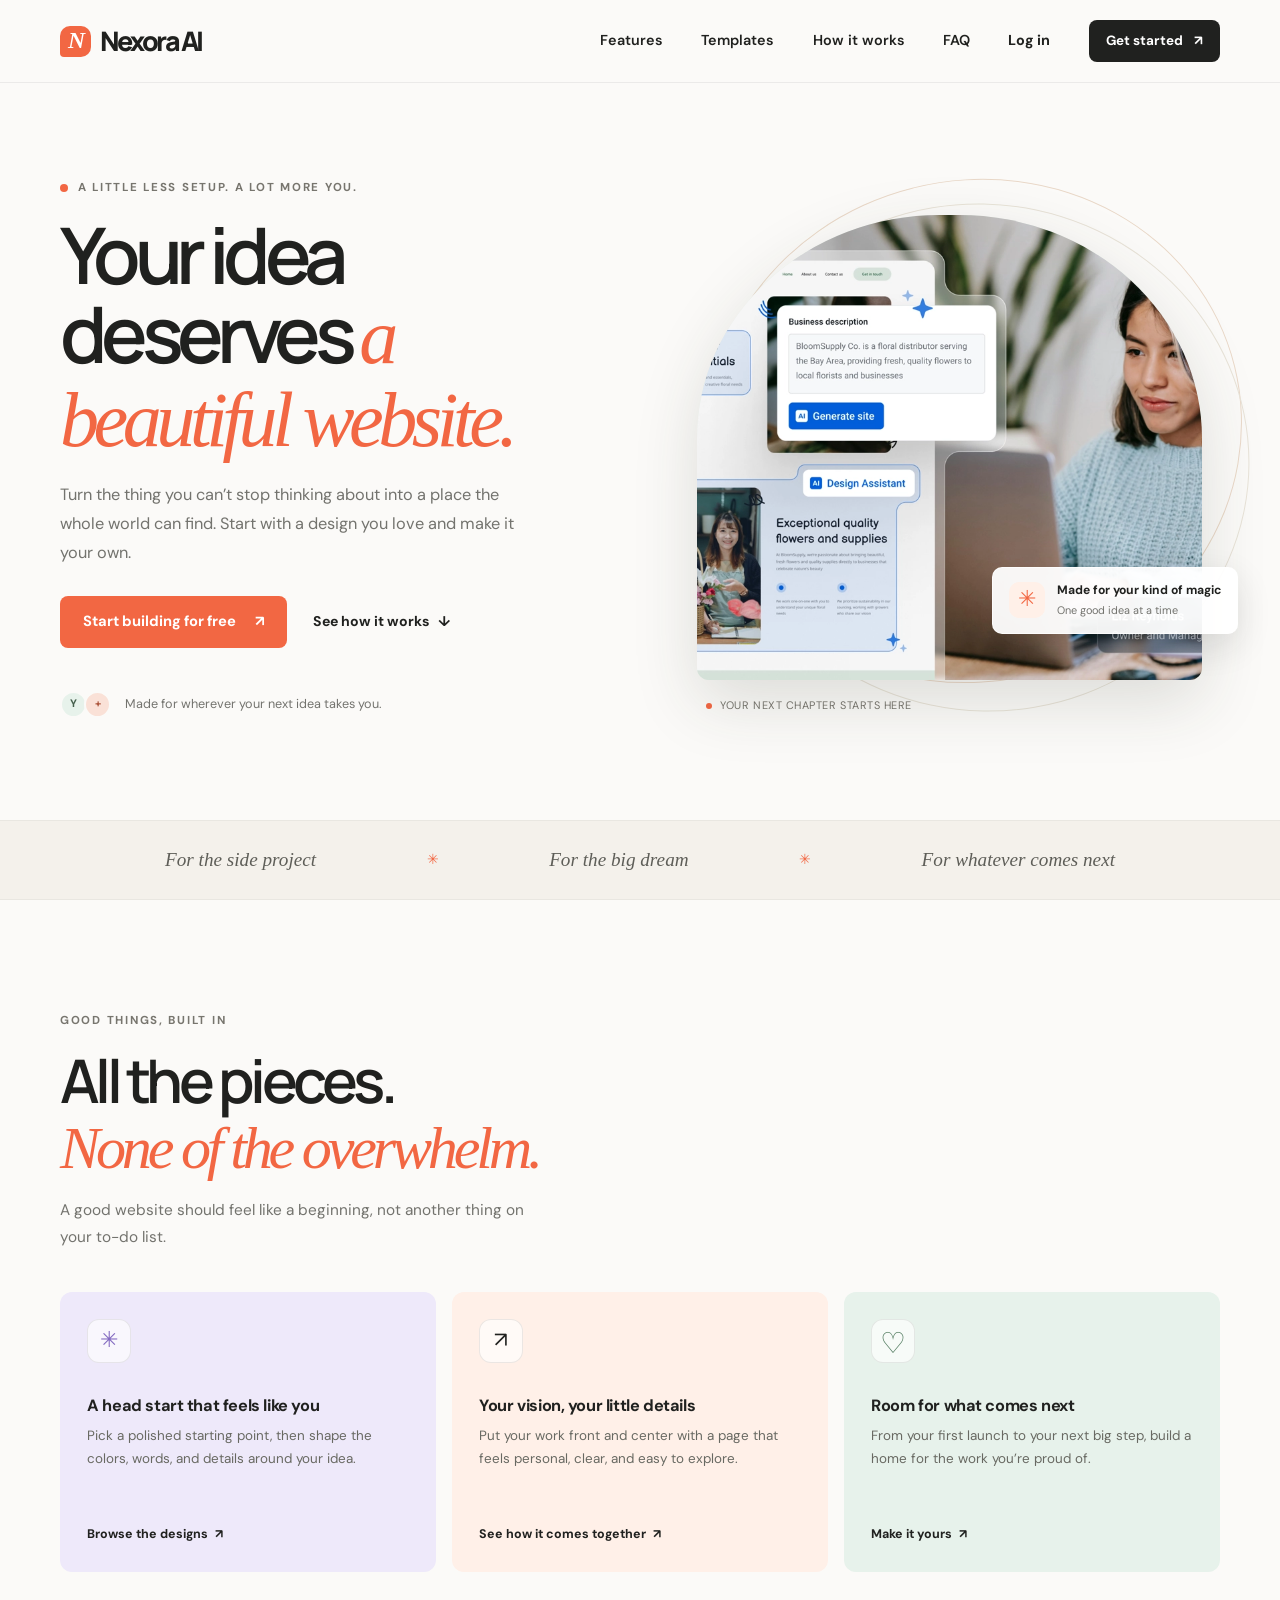
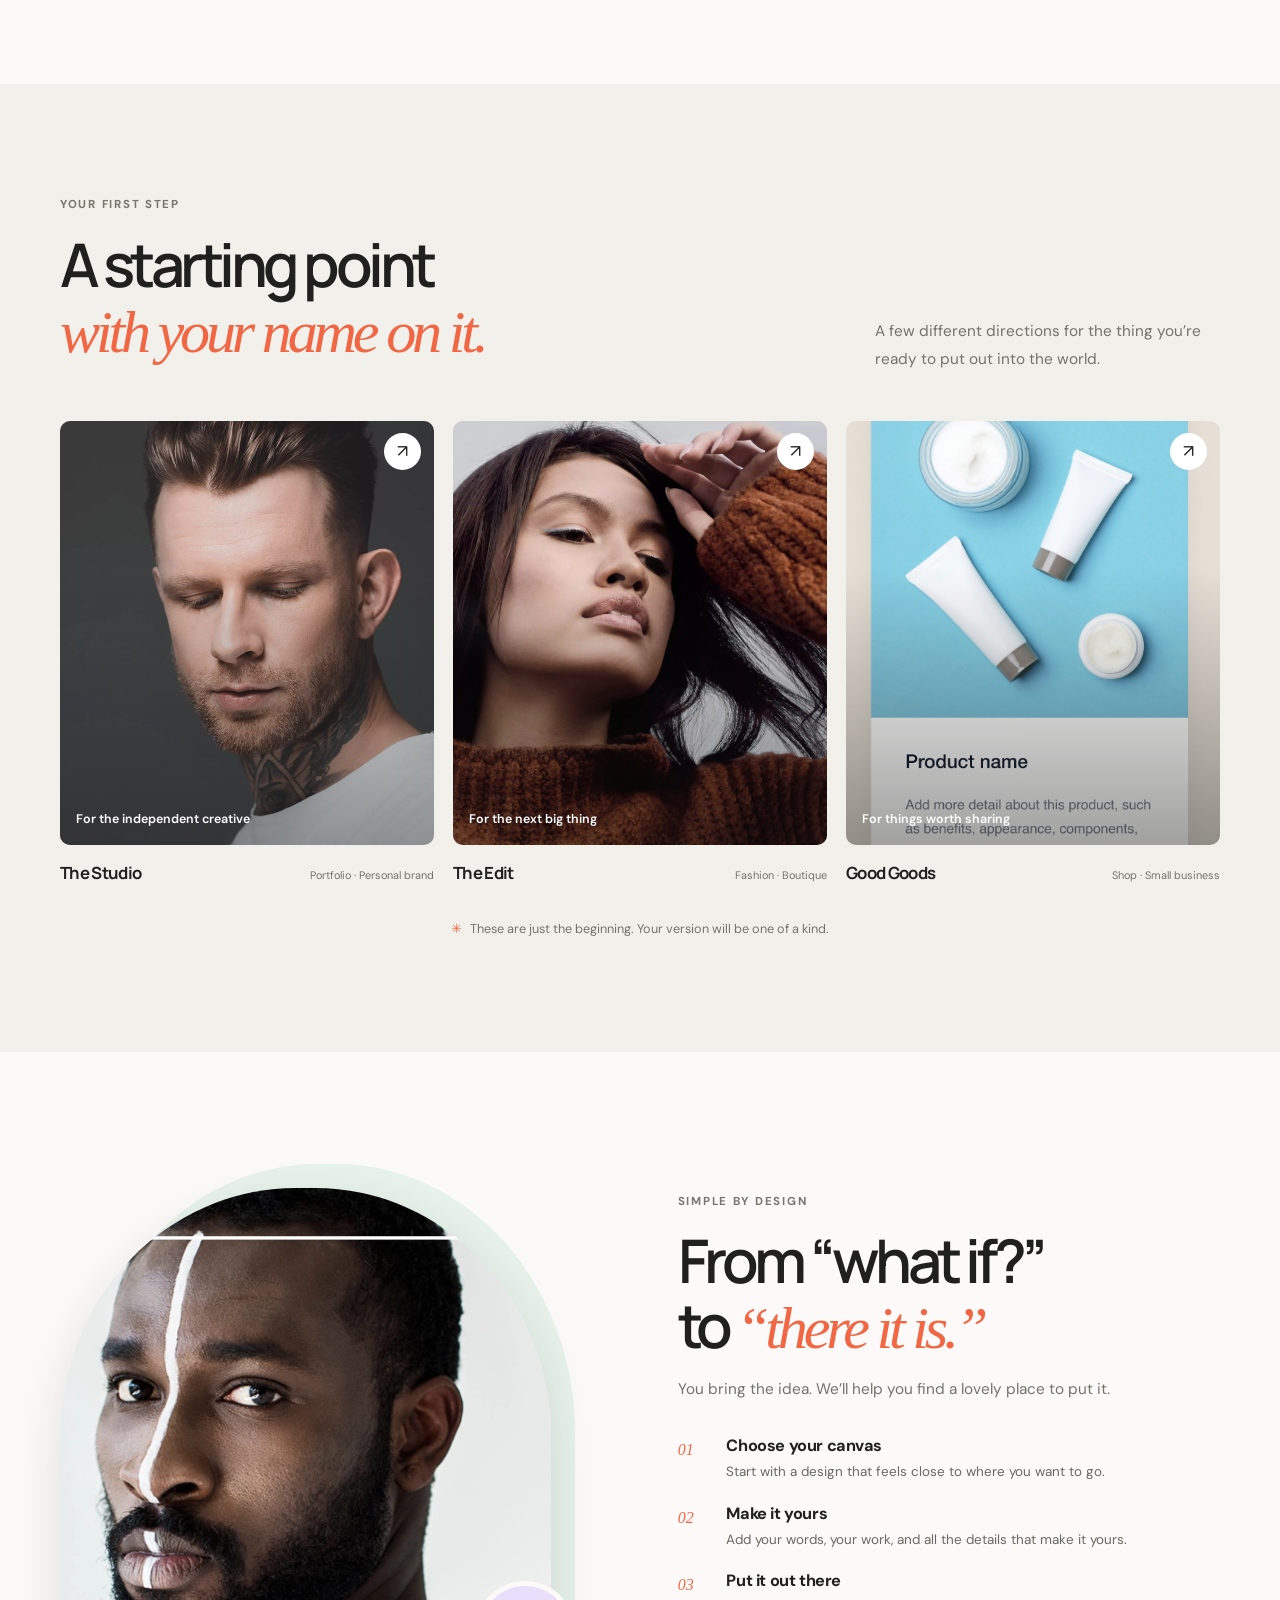
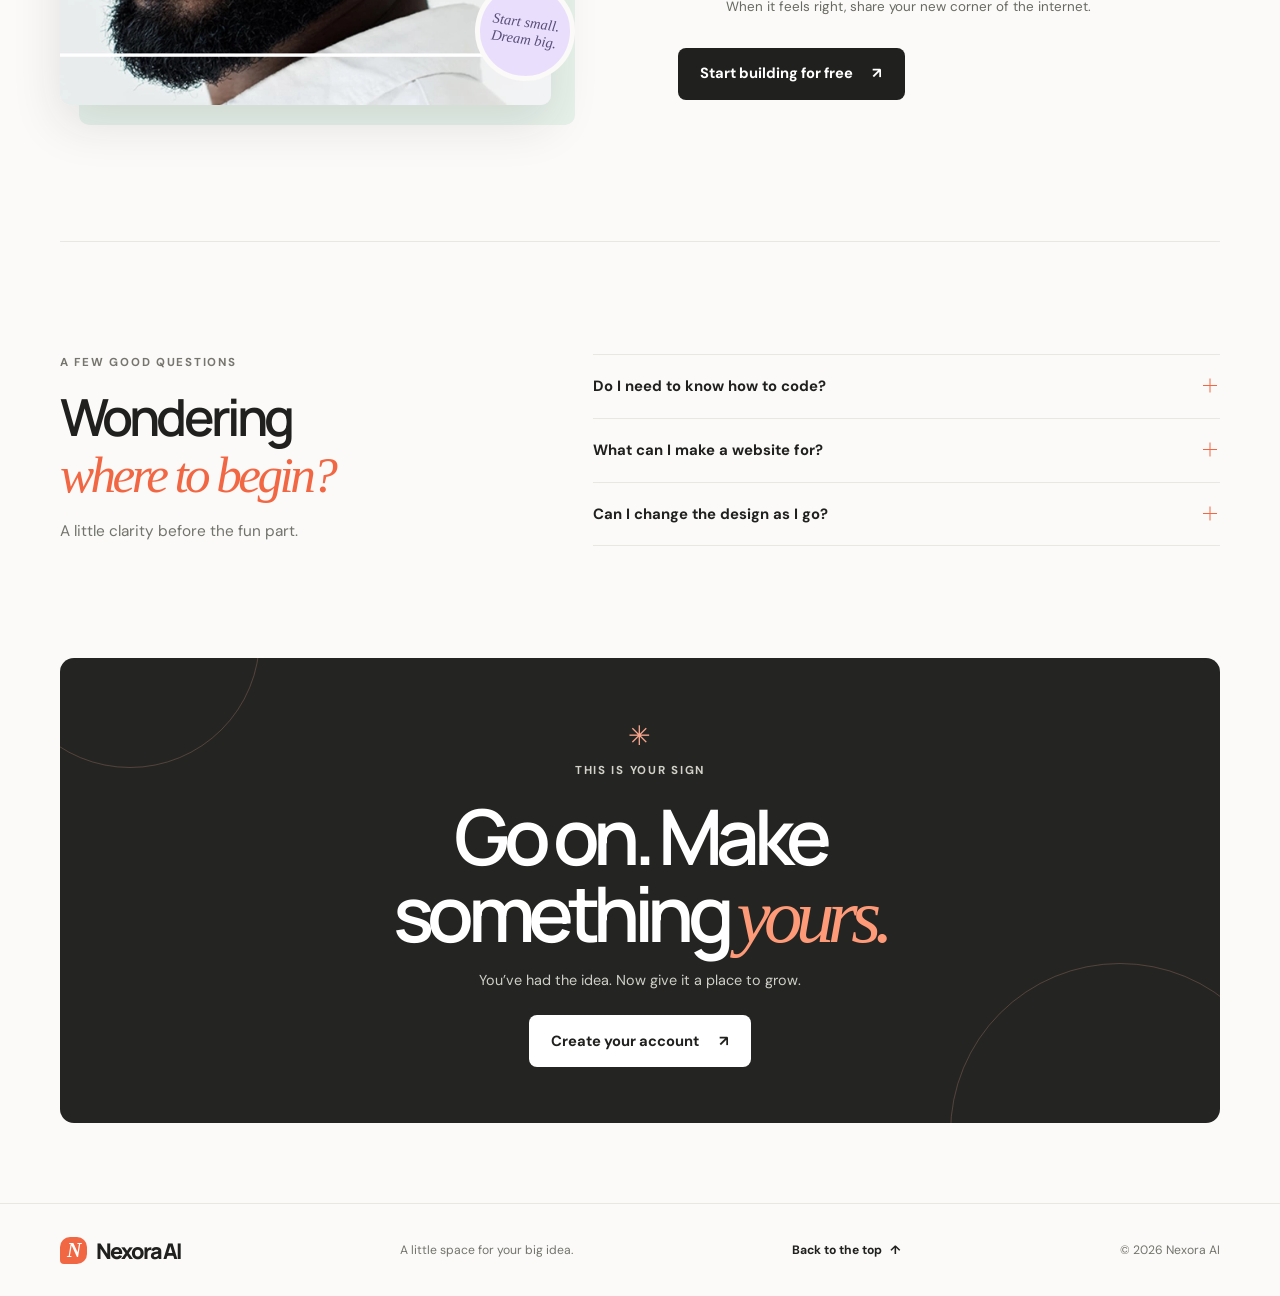
<file: index.html>
<!doctype html>
<html lang="en">
  <head>
    <meta charset="UTF-8" />
    <meta name="viewport" content="width=device-width, initial-scale=1" />
    <meta
      name="description"
      content="Create a website that feels like you. Explore thoughtful designs and see how Nexora AI can help bring your next idea online."
    />
    <meta name="theme-color" content="#fbfaf8" />
    <title>Nexora AI — Your idea deserves a website</title>
    <link rel="preconnect" href="https://fonts.googleapis.com" />
    <link rel="preconnect" href="https://fonts.gstatic.com" crossorigin />
    <link
      href="https://fonts.googleapis.com/css2?family=DM+Sans:wght@400;500;600;700&family=Manrope:wght@400;500;600;700;800&display=swap"
      rel="stylesheet"
    />
    <link rel="stylesheet" href="styles.css" />
  </head>
  <body>
    <a class="skip-link" href="#main">Skip to content</a>

    <header class="site-header">
      <div class="header-inner">
        <a class="brand" href="#top" aria-label="Nexora AI home">
          <span class="brand-mark" aria-hidden="true">N</span>
          <span>Nexora AI</span>
        </a>

        <button
          class="menu-toggle"
          id="menu-toggle"
          type="button"
          aria-label="Open navigation"
          aria-controls="primary-navigation"
          aria-expanded="false"
        >
          <span></span>
          <span></span>
        </button>

        <nav class="site-nav" id="primary-navigation" aria-label="Main navigation">
          <a href="#features">Features</a>
          <a href="#templates">Templates</a>
          <a href="#how-it-works">How it works</a>
          <a href="#faq">FAQ</a>
          <a class="nav-login" href="login.html">Log in</a>
          <a class="button button-small button-dark nav-cta" href="signup.html">Get started <span aria-hidden="true">↗</span></a>
        </nav>
      </div>
    </header>

    <main id="main">
      <section class="hero section-wrap" id="top" aria-labelledby="hero-title">
        <div class="hero-copy">
          <p class="eyebrow"><span class="eyebrow-dot"></span> A little less setup. A lot more you.</p>
          <h1 id="hero-title">Your idea deserves <span>a beautiful website.</span></h1>
          <p class="hero-description">
            Turn the thing you can’t stop thinking about into a place the whole world can find.
            Start with a design you love and make it your own.
          </p>
          <div class="hero-actions">
            <a class="button button-primary" href="signup.html">Start building for free <span aria-hidden="true">↗</span></a>
            <a class="text-link" href="#how-it-works">See how it works <span aria-hidden="true">↓</span></a>
          </div>
          <div class="hero-note">
            <span class="note-avatars" aria-hidden="true"><i>Y</i><i>+</i></span>
            <span>Made for wherever your next idea takes you.</span>
          </div>
        </div>

        <div class="hero-art">
          <div class="art-orbit orbit-one"></div>
          <div class="art-orbit orbit-two"></div>
          <figure class="hero-photo">
            <img
              src="image/4475b84101fccbd8b24aa1952c5bdc37.webp"
              alt="A small business owner building her floral business website"
              fetchpriority="high"
            />
          </figure>
          <div class="floating-note">
            <span class="sparkle" aria-hidden="true">✳</span>
            <span><strong>Made for your kind of magic</strong><small>One good idea at a time</small></span>
          </div>
          <div class="art-caption"><span></span> Your next chapter starts here</div>
        </div>
      </section>

      <section class="intro-strip" aria-label="Nexora AI introduction">
        <div class="intro-inner">
          <span>For the side project</span><i aria-hidden="true">✳</i>
          <span>For the big dream</span><i aria-hidden="true">✳</i>
          <span>For whatever comes next</span>
        </div>
      </section>

      <section class="features section-wrap section-space" id="features" aria-labelledby="features-title">
        <div class="section-heading">
          <p class="eyebrow">Good things, built in</p>
          <h2 id="features-title">All the pieces.<br /><span>None of the overwhelm.</span></h2>
          <p class="section-lede">A good website should feel like a beginning, not another thing on your to-do list.</p>
        </div>

        <div class="feature-grid">
          <article class="feature-card feature-card-lilac">
            <span class="feature-icon icon-spark" aria-hidden="true">✳</span>
            <h3>A head start that feels like you</h3>
            <p>Pick a polished starting point, then shape the colors, words, and details around your idea.</p>
            <a class="card-link" href="#templates">Browse the designs <span aria-hidden="true">↗</span></a>
          </article>
          <article class="feature-card feature-card-peach">
            <span class="feature-icon icon-pencil" aria-hidden="true">↗</span>
            <h3>Your vision, your little details</h3>
            <p>Put your work front and center with a page that feels personal, clear, and easy to explore.</p>
            <a class="card-link" href="#how-it-works">See how it comes together <span aria-hidden="true">↗</span></a>
          </article>
          <article class="feature-card feature-card-mint">
            <span class="feature-icon icon-heart" aria-hidden="true">♡</span>
            <h3>Room for what comes next</h3>
            <p>From your first launch to your next big step, build a home for the work you’re proud of.</p>
            <a class="card-link" href="signup.html">Make it yours <span aria-hidden="true">↗</span></a>
          </article>
        </div>
      </section>

      <section class="templates-section section-space" id="templates" aria-labelledby="templates-title">
        <div class="section-wrap">
          <div class="section-heading heading-row">
            <div>
              <p class="eyebrow">Your first step</p>
              <h2 id="templates-title">A starting point<br /><span>with your name on it.</span></h2>
            </div>
            <p class="section-lede">A few different directions for the thing you’re ready to put out into the world.</p>
          </div>

          <div class="template-grid">
            <article class="template-card">
              <a class="template-image template-image-portrait" href="signup.html" aria-label="Start with the Studio template">
                <img src="image/02649e4aa9a4b7a5b7b19f275b8cfc10.webp" alt="Portrait photography for a personal brand design" loading="lazy" />
                <span class="template-tag">For the independent creative</span>
                <span class="template-arrow" aria-hidden="true">↗</span>
              </a>
              <div class="template-meta"><h3>The Studio</h3><span>Portfolio · Personal brand</span></div>
            </article>
            <article class="template-card">
              <a class="template-image template-image-fashion" href="signup.html" aria-label="Start with the Edit template">
                <img src="image/134f680950154a9963a769058f9688b4.webp" alt="Fashion portrait for a boutique design" loading="lazy" />
                <span class="template-tag">For the next big thing</span>
                <span class="template-arrow" aria-hidden="true">↗</span>
              </a>
              <div class="template-meta"><h3>The Edit</h3><span>Fashion · Boutique</span></div>
            </article>
            <article class="template-card">
              <a class="template-image template-image-shop" href="signup.html" aria-label="Start with the Good Goods template">
                <img src="image/752ba2957b8d2e34a4dbee32329af9d9.webp" alt="Skincare product photography for an online shop design" loading="lazy" />
                <span class="template-tag">For things worth sharing</span>
                <span class="template-arrow" aria-hidden="true">↗</span>
              </a>
              <div class="template-meta"><h3>Good Goods</h3><span>Shop · Small business</span></div>
            </article>
          </div>
          <div class="templates-footnote"><span aria-hidden="true">✳</span> These are just the beginning. Your version will be one of a kind.</div>
        </div>
      </section>

      <section class="how-section section-wrap section-space" id="how-it-works" aria-labelledby="how-title">
        <div class="how-image">
          <img
            src="image/b7b38d8a38abe5a71b4a3cbc24da910f.webp"
            alt="A website preview alongside the person creating it"
            loading="lazy"
          />
          <span class="image-sticker">Start small.<br />Dream big.</span>
        </div>
        <div class="how-copy">
          <p class="eyebrow">Simple by design</p>
          <h2 id="how-title">From “what if?”<br />to <span>“there it is.”</span></h2>
          <p class="section-lede">You bring the idea. We’ll help you find a lovely place to put it.</p>
          <ol class="steps-list">
            <li><span>01</span><div><h3>Choose your canvas</h3><p>Start with a design that feels close to where you want to go.</p></div></li>
            <li><span>02</span><div><h3>Make it yours</h3><p>Add your words, your work, and all the details that make it yours.</p></div></li>
            <li><span>03</span><div><h3>Put it out there</h3><p>When it feels right, share your new corner of the internet.</p></div></li>
          </ol>
          <a class="button button-dark" href="signup.html">Start building for free <span aria-hidden="true">↗</span></a>
        </div>
      </section>

      <section class="faq-section section-wrap section-space" id="faq" aria-labelledby="faq-title">
        <div class="faq-intro">
          <p class="eyebrow">A few good questions</p>
          <h2 id="faq-title">Wondering<br /><span>where to begin?</span></h2>
          <p class="section-lede">A little clarity before the fun part.</p>
        </div>
        <div class="faq-list">
          <details>
            <summary>Do I need to know how to code?<span aria-hidden="true"></span></summary>
            <p>No coding experience is needed to get started with a website builder. Begin with a design and make it your own.</p>
          </details>
          <details>
            <summary>What can I make a website for?<span aria-hidden="true"></span></summary>
            <p>Show off your portfolio, tell people about your business, share your work, or create a home for your next idea.</p>
          </details>
          <details>
            <summary>Can I change the design as I go?<span aria-hidden="true"></span></summary>
            <p>Absolutely. Your website is a work in progress, just like your idea. Keep refining the look and content as you grow.</p>
          </details>
        </div>
      </section>

      <section class="closing-section section-wrap" id="start" aria-labelledby="closing-title">
        <div class="closing-content">
          <span class="closing-star" aria-hidden="true">✳</span>
          <p class="eyebrow">This is your sign</p>
          <h2 id="closing-title">Go on. Make<br />something <em>yours.</em></h2>
          <p>You’ve had the idea. Now give it a place to grow.</p>
          <a class="button button-light" href="signup.html">Create your account <span aria-hidden="true">↗</span></a>
        </div>
        <div class="closing-decoration decoration-one" aria-hidden="true"></div>
        <div class="closing-decoration decoration-two" aria-hidden="true"></div>
      </section>
    </main>

    <footer class="site-footer">
      <div class="footer-inner">
        <a class="brand footer-brand" href="#top" aria-label="Nexora AI home">
          <span class="brand-mark" aria-hidden="true">N</span><span>Nexora AI</span>
        </a>
        <p>A little space for your big idea.</p>
        <a class="back-to-top" href="#top">Back to the top <span aria-hidden="true">↑</span></a>
        <span class="copyright">© <span id="current-year"></span> Nexora AI</span>
      </div>
    </footer>

    <script src="script.js"></script>
  </body>
</html>
</file>
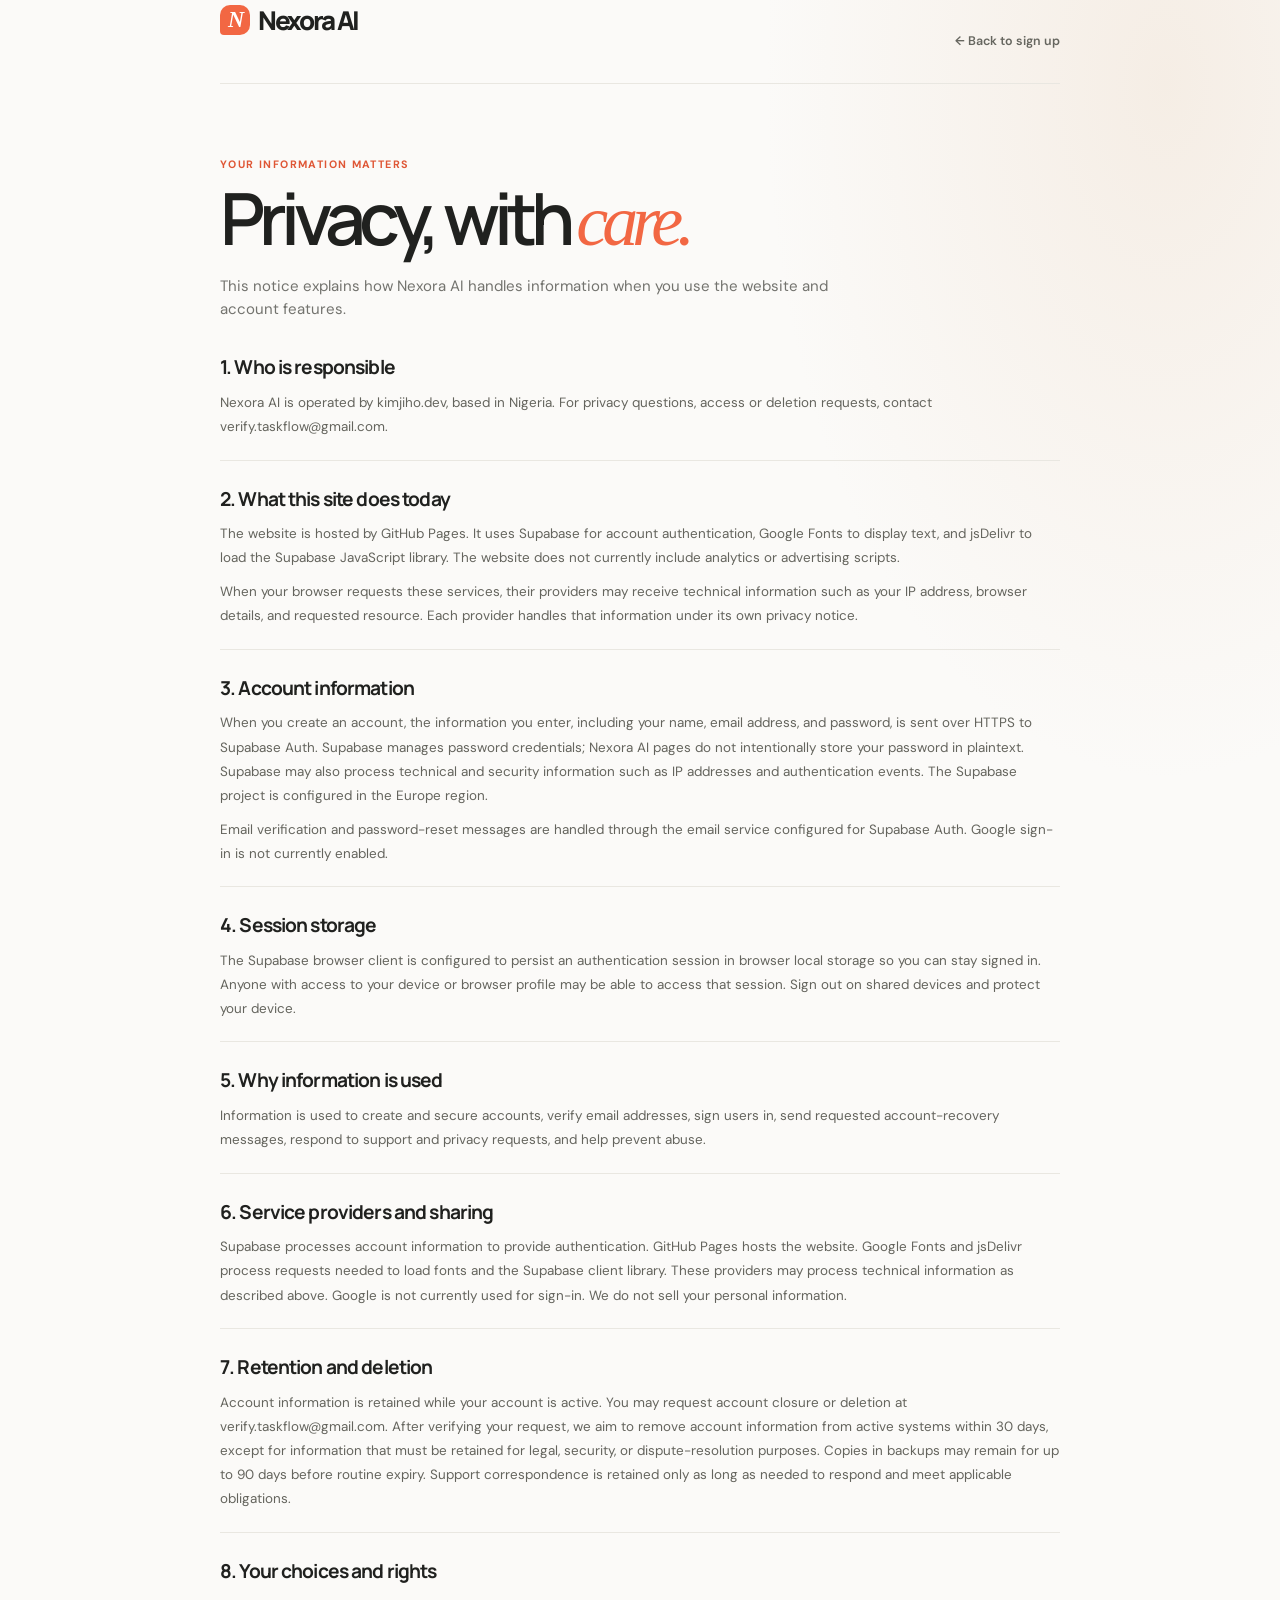
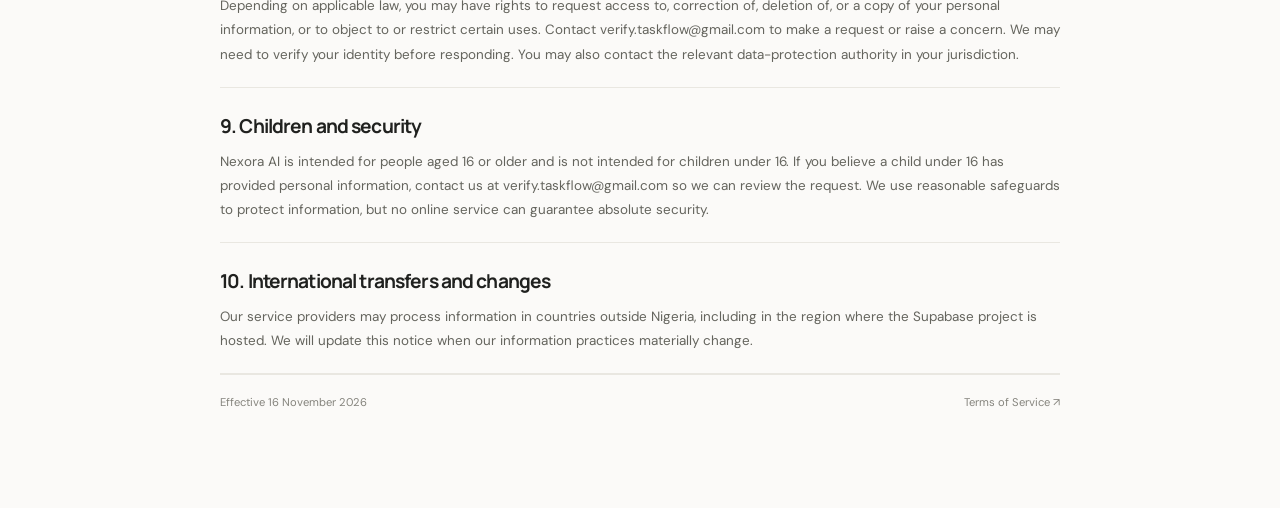
<file: privacy.html>
<!doctype html>
<html lang="en">
  <head>
    <meta charset="UTF-8" />
    <meta name="viewport" content="width=device-width, initial-scale=1" />
    <meta name="theme-color" content="#fbfaf8" />
    <meta name="description" content="Read how Nexora AI collects, uses, and protects personal information." />
    <title>Privacy Policy — Nexora AI</title>
    <link rel="preconnect" href="https://fonts.googleapis.com" />
    <link rel="preconnect" href="https://fonts.gstatic.com" crossorigin />
    <link
      href="https://fonts.googleapis.com/css2?family=DM+Sans:wght@400;500;600;700&family=Manrope:wght@400;500;600;700;800&display=swap"
      rel="stylesheet"
    />
    <link rel="stylesheet" href="auth.css" />
  </head>
  <body class="policy-page">
    <header class="policy-header">
      <a class="auth-brand" href="index.html" aria-label="Nexora AI home">
        <span class="brand-mark" aria-hidden="true">N</span><span>Nexora AI</span>
      </a>
      <a class="policy-back" href="signup.html">← Back to sign up</a>
    </header>
    <main class="policy-main">
      <p class="auth-eyebrow">Your information matters</p>
      <h1>Privacy, with <em>care.</em></h1>
      <p class="policy-lede">This notice explains how Nexora AI handles information when you use the website and account features.</p>

      <div class="policy-content">
        <section>
          <h2>1. Who is responsible</h2>
          <p>Nexora AI is operated by kimjiho.dev, based in Nigeria. For privacy questions, access or deletion requests, contact <a href="mailto:verify.taskflow@gmail.com">verify.taskflow@gmail.com</a>.</p>
        </section>
        <section>
          <h2>2. What this site does today</h2>
          <p>The website is hosted by GitHub Pages. It uses Supabase for account authentication, Google Fonts to display text, and jsDelivr to load the Supabase JavaScript library. The website does not currently include analytics or advertising scripts.</p>
          <p>When your browser requests these services, their providers may receive technical information such as your IP address, browser details, and requested resource. Each provider handles that information under its own privacy notice.</p>
        </section>
        <section>
          <h2>3. Account information</h2>
          <p>When you create an account, the information you enter, including your name, email address, and password, is sent over HTTPS to Supabase Auth. Supabase manages password credentials; Nexora AI pages do not intentionally store your password in plaintext. Supabase may also process technical and security information such as IP addresses and authentication events. The Supabase project is configured in the Europe region.</p>
          <p>Email verification and password-reset messages are handled through the email service configured for Supabase Auth. Google sign-in is not currently enabled.</p>
        </section>
        <section>
          <h2>4. Session storage</h2>
          <p>The Supabase browser client is configured to persist an authentication session in browser local storage so you can stay signed in. Anyone with access to your device or browser profile may be able to access that session. Sign out on shared devices and protect your device.</p>
        </section>
        <section>
          <h2>5. Why information is used</h2>
          <p>Information is used to create and secure accounts, verify email addresses, sign users in, send requested account-recovery messages, respond to support and privacy requests, and help prevent abuse.</p>
        </section>
        <section>
          <h2>6. Service providers and sharing</h2>
          <p>Supabase processes account information to provide authentication. GitHub Pages hosts the website. Google Fonts and jsDelivr process requests needed to load fonts and the Supabase client library. These providers may process technical information as described above. Google is not currently used for sign-in. We do not sell your personal information.</p>
        </section>
        <section>
          <h2>7. Retention and deletion</h2>
          <p>Account information is retained while your account is active. You may request account closure or deletion at <a href="mailto:verify.taskflow@gmail.com">verify.taskflow@gmail.com</a>. After verifying your request, we aim to remove account information from active systems within 30 days, except for information that must be retained for legal, security, or dispute-resolution purposes. Copies in backups may remain for up to 90 days before routine expiry. Support correspondence is retained only as long as needed to respond and meet applicable obligations.</p>
        </section>
        <section>
          <h2>8. Your choices and rights</h2>
          <p>Depending on applicable law, you may have rights to request access to, correction of, deletion of, or a copy of your personal information, or to object to or restrict certain uses. Contact <a href="mailto:verify.taskflow@gmail.com">verify.taskflow@gmail.com</a> to make a request or raise a concern. We may need to verify your identity before responding. You may also contact the relevant data-protection authority in your jurisdiction.</p>
        </section>
        <section>
          <h2>9. Children and security</h2>
          <p>Nexora AI is intended for people aged 16 or older and is not intended for children under 16. If you believe a child under 16 has provided personal information, contact us at <a href="mailto:verify.taskflow@gmail.com">verify.taskflow@gmail.com</a> so we can review the request. We use reasonable safeguards to protect information, but no online service can guarantee absolute security.</p>
        </section>
        <section>
          <h2>10. International transfers and changes</h2>
          <p>Our service providers may process information in countries outside Nigeria, including in the region where the Supabase project is hosted. We will update this notice when our information practices materially change.</p>
        </section>
      </div>
      <footer class="policy-footer"><span>Effective 16 November 2026</span><a href="terms.html">Terms of Service ↗</a></footer>
    </main>
  </body>
</html>
</file>
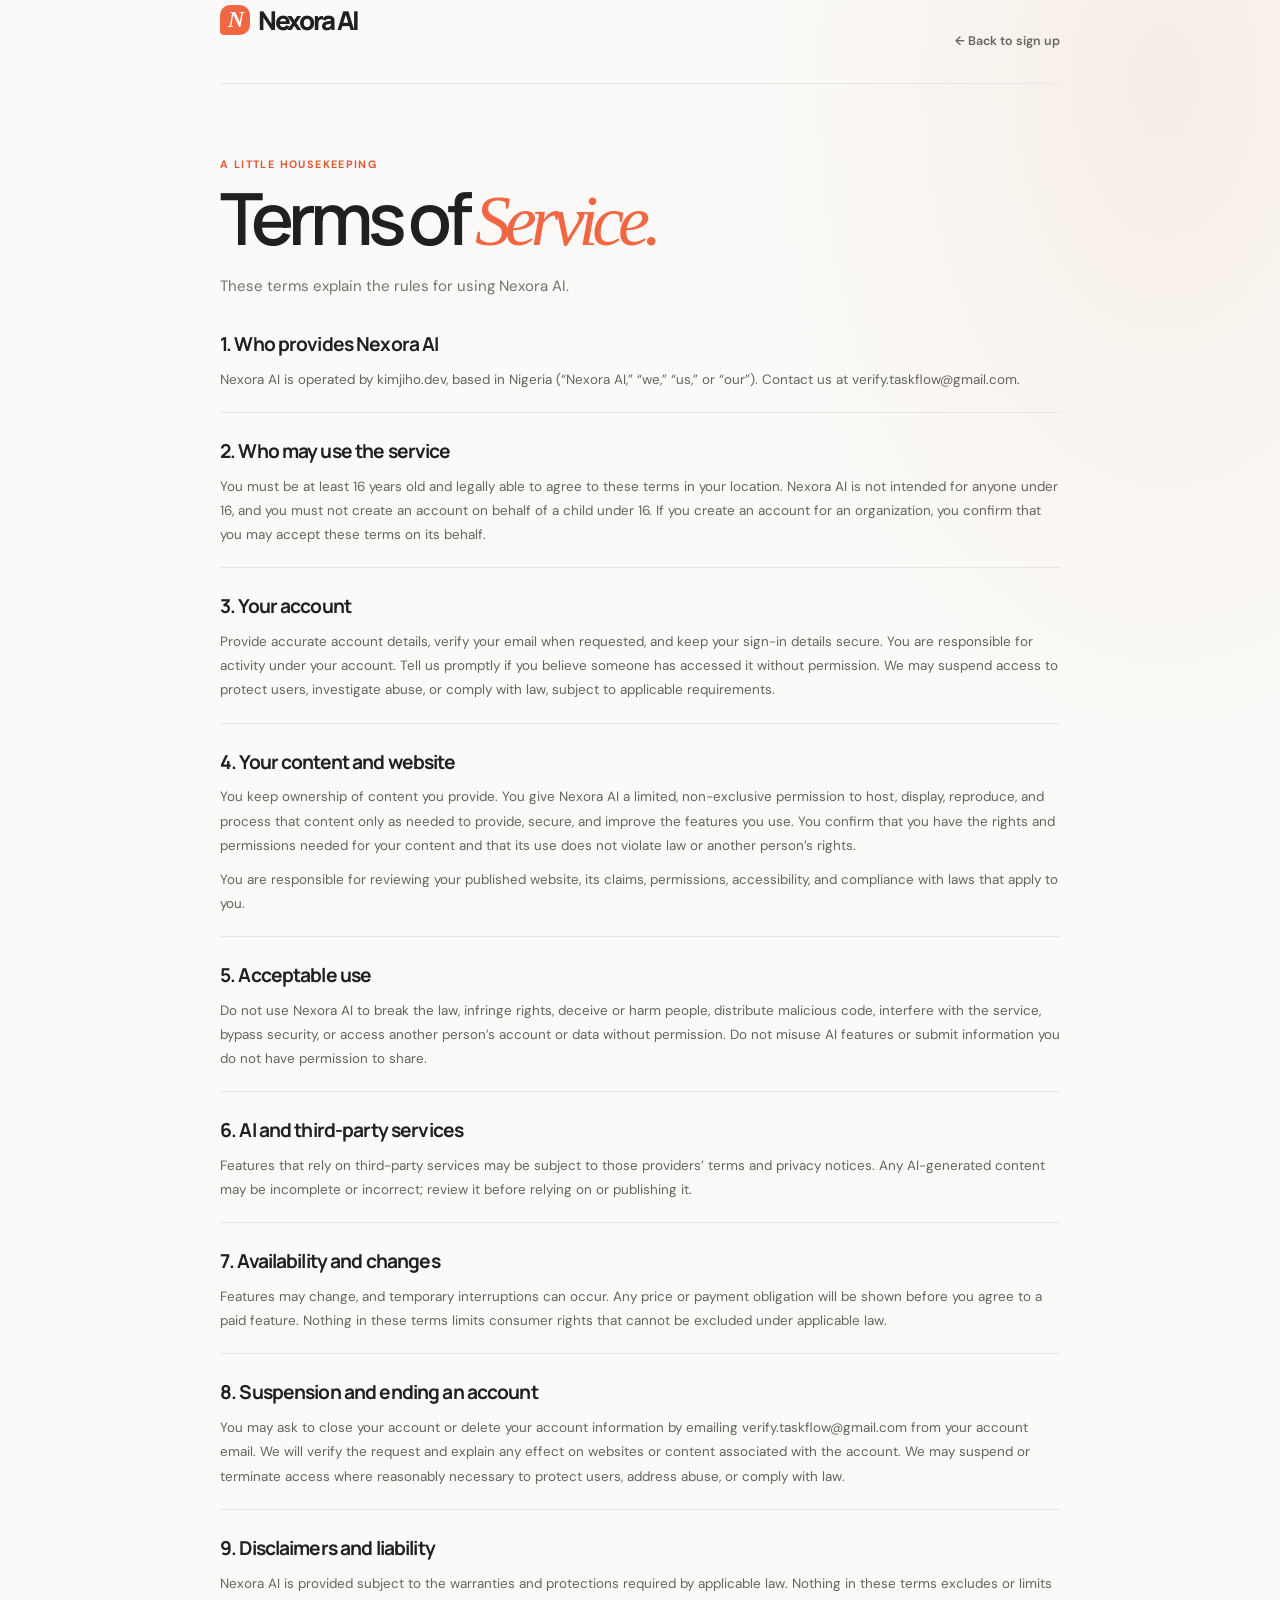
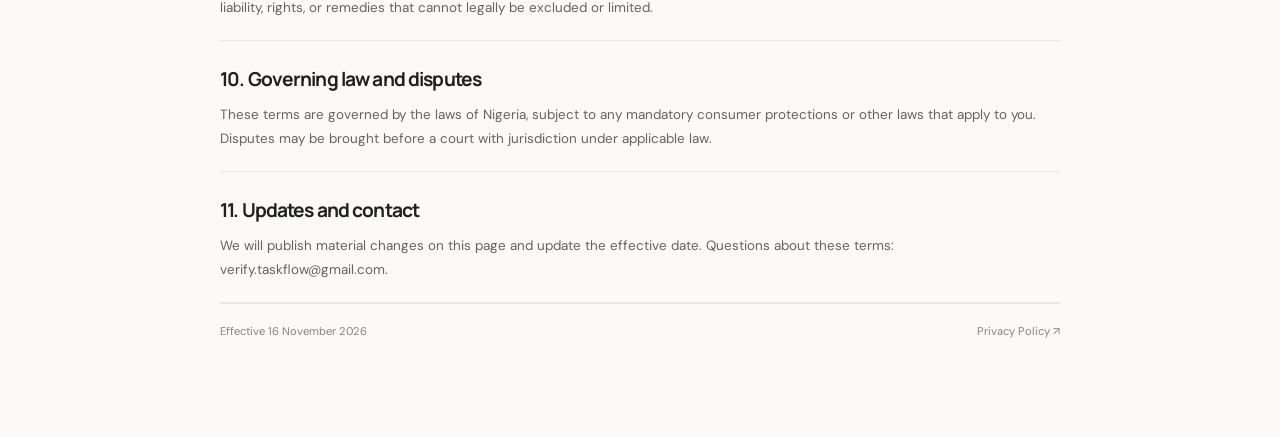
<file: terms.html>
<!doctype html>
<html lang="en">
  <head>
    <meta charset="UTF-8" />
    <meta name="viewport" content="width=device-width, initial-scale=1" />
    <meta name="theme-color" content="#fbfaf8" />
    <meta name="description" content="Read the Terms of Service for Nexora AI." />
    <title>Terms of Service — Nexora AI</title>
    <link rel="preconnect" href="https://fonts.googleapis.com" />
    <link rel="preconnect" href="https://fonts.gstatic.com" crossorigin />
    <link
      href="https://fonts.googleapis.com/css2?family=DM+Sans:wght@400;500;600;700&family=Manrope:wght@400;500;600;700;800&display=swap"
      rel="stylesheet"
    />
    <link rel="stylesheet" href="auth.css" />
  </head>
  <body class="policy-page">
    <header class="policy-header">
      <a class="auth-brand" href="index.html" aria-label="Nexora AI home">
        <span class="brand-mark" aria-hidden="true">N</span><span>Nexora AI</span>
      </a>
      <a class="policy-back" href="signup.html">← Back to sign up</a>
    </header>
    <main class="policy-main">
      <p class="auth-eyebrow">A little housekeeping</p>
      <h1>Terms of <em>Service.</em></h1>
      <p class="policy-lede">These terms explain the rules for using Nexora AI.</p>

      <div class="policy-content">
        <section>
          <h2>1. Who provides Nexora AI</h2>
          <p>Nexora AI is operated by kimjiho.dev, based in Nigeria (“Nexora AI,” “we,” “us,” or “our”). Contact us at <a href="mailto:verify.taskflow@gmail.com">verify.taskflow@gmail.com</a>.</p>
        </section>
        <section>
          <h2>2. Who may use the service</h2>
          <p>You must be at least 16 years old and legally able to agree to these terms in your location. Nexora AI is not intended for anyone under 16, and you must not create an account on behalf of a child under 16. If you create an account for an organization, you confirm that you may accept these terms on its behalf.</p>
        </section>
        <section>
          <h2>3. Your account</h2>
          <p>Provide accurate account details, verify your email when requested, and keep your sign-in details secure. You are responsible for activity under your account. Tell us promptly if you believe someone has accessed it without permission. We may suspend access to protect users, investigate abuse, or comply with law, subject to applicable requirements.</p>
        </section>
        <section>
          <h2>4. Your content and website</h2>
          <p>You keep ownership of content you provide. You give Nexora AI a limited, non-exclusive permission to host, display, reproduce, and process that content only as needed to provide, secure, and improve the features you use. You confirm that you have the rights and permissions needed for your content and that its use does not violate law or another person’s rights.</p>
          <p>You are responsible for reviewing your published website, its claims, permissions, accessibility, and compliance with laws that apply to you.</p>
        </section>
        <section>
          <h2>5. Acceptable use</h2>
          <p>Do not use Nexora AI to break the law, infringe rights, deceive or harm people, distribute malicious code, interfere with the service, bypass security, or access another person’s account or data without permission. Do not misuse AI features or submit information you do not have permission to share.</p>
        </section>
        <section>
          <h2>6. AI and third-party services</h2>
          <p>Features that rely on third-party services may be subject to those providers’ terms and privacy notices. Any AI-generated content may be incomplete or incorrect; review it before relying on or publishing it.</p>
        </section>
        <section>
          <h2>7. Availability and changes</h2>
          <p>Features may change, and temporary interruptions can occur. Any price or payment obligation will be shown before you agree to a paid feature. Nothing in these terms limits consumer rights that cannot be excluded under applicable law.</p>
        </section>
        <section>
          <h2>8. Suspension and ending an account</h2>
          <p>You may ask to close your account or delete your account information by emailing <a href="mailto:verify.taskflow@gmail.com">verify.taskflow@gmail.com</a> from your account email. We will verify the request and explain any effect on websites or content associated with the account. We may suspend or terminate access where reasonably necessary to protect users, address abuse, or comply with law.</p>
        </section>
        <section>
          <h2>9. Disclaimers and liability</h2>
          <p>Nexora AI is provided subject to the warranties and protections required by applicable law. Nothing in these terms excludes or limits liability, rights, or remedies that cannot legally be excluded or limited.</p>
        </section>
        <section>
          <h2>10. Governing law and disputes</h2>
          <p>These terms are governed by the laws of Nigeria, subject to any mandatory consumer protections or other laws that apply to you. Disputes may be brought before a court with jurisdiction under applicable law.</p>
        </section>
        <section>
          <h2>11. Updates and contact</h2>
          <p>We will publish material changes on this page and update the effective date. Questions about these terms: <a href="mailto:verify.taskflow@gmail.com">verify.taskflow@gmail.com</a>.</p>
        </section>
      </div>
      <footer class="policy-footer"><span>Effective 16 November 2026</span><a href="privacy.html">Privacy Policy ↗</a></footer>
    </main>
  </body>
</html>
</file>
<file: styles.css>
:root {
  color-scheme: light;
  --paper: #fbfaf8;
  --white: #fff;
  --ink: #20211f;
  --muted: #73736e;
  --line: #e9e7e1;
  --orange: #f26743;
  --orange-dark: #df5635;
  --lilac: #eee9fa;
  --peach: #fff0e8;
  --mint: #e7f2eb;
  --serif: Georgia, "Times New Roman", serif;
  --sans: "DM Sans", Arial, sans-serif;
  --display: "Manrope", "DM Sans", Arial, sans-serif;
}

* {
  box-sizing: border-box;
}

html {
  scroll-behavior: smooth;
  scroll-padding-top: 6rem;
  overflow-x: clip;
}

body {
  margin: 0;
  background: var(--paper);
  color: var(--ink);
  font-family: var(--sans);
  font-size: 16px;
  line-height: 1.65;
  -webkit-font-smoothing: antialiased;
}

body.menu-open {
  overflow: hidden;
}

body.menu-open::after {
  position: fixed;
  inset: 0;
  z-index: 10;
  background: rgba(32, 33, 31, 0.3);
  content: "";
}

img {
  display: block;
  max-width: 100%;
}

a {
  color: inherit;
  text-decoration: none;
}

button {
  color: inherit;
  font: inherit;
}

::selection {
  background: #f9cfbd;
  color: var(--ink);
}

:focus-visible {
  outline: 3px solid #e87757;
  outline-offset: 4px;
}

.skip-link {
  position: fixed;
  top: 0.75rem;
  left: 0.75rem;
  z-index: 20;
  padding: 0.65rem 1rem;
  transform: translateY(-160%);
  border-radius: 0.5rem;
  background: var(--ink);
  color: var(--white);
}

.skip-link:focus {
  transform: translateY(0);
}

.section-wrap,
.header-inner,
.footer-inner {
  width: min(1160px, calc(100% - 64px));
  margin-inline: auto;
}

.site-header {
  position: sticky;
  top: 0;
  z-index: 10;
  border-bottom: 1px solid rgba(32, 33, 31, 0.07);
  background: rgba(251, 250, 248, 0.94);
  backdrop-filter: blur(14px);
}

.header-inner {
  min-height: 82px;
  display: flex;
  align-items: center;
  justify-content: space-between;
  gap: 2rem;
}

.brand {
  display: inline-flex;
  align-items: center;
  gap: 0.55rem;
  font-family: var(--display);
  font-size: 1.68rem;
  font-weight: 800;
  letter-spacing: -0.09em;
}

.brand-mark {
  width: 31px;
  height: 31px;
  display: grid;
  place-items: center;
  border-radius: 10px 10px 10px 4px;
  background: var(--orange);
  color: white;
  font-family: var(--serif);
  font-size: 1.48rem;
  font-style: italic;
  font-weight: 700;
  line-height: 1;
  letter-spacing: -0.08em;
}

.site-nav {
  display: flex;
  align-items: center;
  gap: clamp(1.2rem, 3vw, 2.4rem);
  font-size: 0.9rem;
  font-weight: 600;
}

.site-nav > a:not(.button) {
  transition: color 160ms ease;
}

.site-nav .nav-login {
  font-weight: 700;
}

.site-nav > a:not(.button):hover,
.text-link:hover,
.card-link:hover {
  color: var(--orange-dark);
}

.button {
  min-height: 52px;
  display: inline-flex;
  align-items: center;
  justify-content: center;
  gap: 1.2rem;
  padding: 0.8rem 1.35rem;
  border: 1px solid transparent;
  border-radius: 8px;
  font-size: 0.92rem;
  font-weight: 700;
  line-height: 1.2;
  transition: transform 180ms ease, background 180ms ease, color 180ms ease, box-shadow 180ms ease;
}

.button:hover {
  transform: translateY(-2px);
}

.button-small {
  min-height: 42px;
  padding: 0.65rem 1rem;
  gap: 0.7rem;
  font-size: 0.84rem;
}

.button-dark {
  background: var(--ink);
  color: var(--white);
}

.button-dark:hover {
  background: #3a3b37;
  box-shadow: 0 8px 20px rgba(32, 33, 31, 0.15);
}

.button-primary {
  background: var(--orange);
  color: var(--white);
}

.button-primary:hover {
  background: var(--orange-dark);
  box-shadow: 0 8px 20px rgba(242, 103, 67, 0.2);
}

.button-light {
  background: var(--white);
  color: var(--ink);
}

.button-light:hover {
  background: #f8ded3;
}

.menu-toggle {
  display: none;
}

.hero {
  min-height: 600px;
  display: grid;
  grid-template-columns: 1fr 0.98fr;
  align-items: center;
  gap: clamp(2rem, 6vw, 5rem);
  padding-block: 4.8rem 5.2rem;
}

.hero-copy {
  position: relative;
  z-index: 1;
  padding-block: 1.2rem;
}

.eyebrow {
  display: flex;
  align-items: center;
  gap: 0.6rem;
  margin: 0 0 1.15rem;
  color: #77756e;
  font-size: 0.72rem;
  font-weight: 700;
  letter-spacing: 0.15em;
  line-height: 1.5;
  text-transform: uppercase;
}

.eyebrow-dot,
.art-caption span {
  width: 8px;
  height: 8px;
  flex: 0 0 auto;
  border-radius: 50%;
  background: var(--orange);
}

h1,
h2,
h3,
p,
figure {
  margin-top: 0;
}

h1,
h2 {
  font-family: var(--display);
  font-weight: 600;
}

.hero h1 {
  max-width: 620px;
  margin-bottom: 1.25rem;
  font-size: clamp(3.35rem, 6.1vw, 5.35rem);
  letter-spacing: -0.085em;
  line-height: 1.02;
}

.hero h1 span,
.section-heading h2 span,
.how-copy h2 span,
.faq-intro h2 span {
  color: var(--orange);
  font-family: var(--serif);
  font-weight: 400;
  font-style: italic;
  letter-spacing: -0.07em;
}

.hero-description {
  max-width: 480px;
  margin-bottom: 1.75rem;
  color: var(--muted);
  font-size: 1.02rem;
  line-height: 1.8;
}

.hero-actions {
  display: flex;
  align-items: center;
  gap: 1.6rem;
  flex-wrap: wrap;
}

.text-link {
  display: inline-flex;
  align-items: center;
  gap: 0.55rem;
  font-size: 0.88rem;
  font-weight: 700;
  transition: color 160ms ease;
}

.hero-note {
  display: flex;
  align-items: center;
  gap: 0.85rem;
  margin-top: 2.7rem;
  color: var(--muted);
  font-size: 0.79rem;
}

.note-avatars {
  display: flex;
  padding-left: 3px;
}

.note-avatars i {
  width: 27px;
  height: 27px;
  display: grid;
  place-items: center;
  margin-left: -3px;
  border: 2px solid var(--paper);
  border-radius: 50%;
  background: var(--mint);
  color: #455f4c;
  font-size: 0.68rem;
  font-style: normal;
  font-weight: 700;
}

.note-avatars i + i {
  background: #fae1d7;
  color: #ad573e;
}

.hero-art {
  position: relative;
  min-width: 0;
  padding: 1rem 1.1rem 1.1rem 0.8rem;
}

.hero-photo {
  position: relative;
  z-index: 1;
  overflow: hidden;
  margin: 0;
  border-radius: 48% 48% 12px 12px;
  background: #e5eee7;
  box-shadow: 0 22px 65px rgba(45, 54, 43, 0.15);
}

.hero-photo img {
  width: 100%;
  aspect-ratio: 1 / 0.92;
  object-fit: cover;
  object-position: 55% 48%;
}

.art-orbit {
  position: absolute;
  border: 1px solid #e9d8c8;
  border-radius: 50%;
  pointer-events: none;
}

.orbit-one {
  inset: -1.2rem -1.4rem 1rem 1.3rem;
  transform: rotate(-14deg);
}

.orbit-two {
  inset: 0.3rem -1.9rem -0.8rem 2.1rem;
  border-color: #e8e3d8;
  transform: rotate(12deg);
}

.floating-note {
  position: absolute;
  right: -1.1rem;
  bottom: 4rem;
  z-index: 2;
  display: flex;
  align-items: center;
  gap: 0.7rem;
  padding: 0.8rem 1rem;
  border: 1px solid rgba(255, 255, 255, 0.75);
  border-radius: 10px;
  background: rgba(255, 255, 255, 0.94);
  box-shadow: 0 12px 34px rgba(32, 33, 31, 0.12);
}

.sparkle {
  width: 36px;
  height: 36px;
  display: grid;
  place-items: center;
  border-radius: 10px;
  background: #fff0e8;
  color: var(--orange);
  font-size: 1.35rem;
}

.floating-note strong,
.floating-note small {
  display: block;
}

.floating-note strong {
  font-size: 0.76rem;
}

.floating-note small {
  margin-top: 0.1rem;
  color: var(--muted);
  font-size: 0.68rem;
}

.art-caption {
  position: absolute;
  bottom: -1.1rem;
  left: 1.4rem;
  display: flex;
  align-items: center;
  gap: 0.5rem;
  color: #77756e;
  font-size: 0.68rem;
  letter-spacing: 0.05em;
  text-transform: uppercase;
}

.art-caption span {
  width: 6px;
  height: 6px;
}

.intro-strip {
  overflow: hidden;
  border-block: 1px solid var(--line);
  background: #f4f1eb;
}

.intro-inner {
  width: min(950px, calc(100% - 40px));
  min-height: 78px;
  display: flex;
  align-items: center;
  justify-content: space-between;
  gap: 1.5rem;
  margin-inline: auto;
  color: #5e5e58;
  font-family: var(--serif);
  font-size: clamp(0.9rem, 2vw, 1.2rem);
  font-style: italic;
}

.intro-inner i {
  color: var(--orange);
  font-family: var(--sans);
  font-size: 0.9rem;
  font-style: normal;
}

.section-space {
  padding-block: 7rem;
}

.section-heading {
  max-width: 650px;
  margin-bottom: 2.5rem;
}

.section-heading h2,
.how-copy h2,
.faq-intro h2 {
  margin-bottom: 1rem;
  font-size: clamp(2.5rem, 4.7vw, 4rem);
  letter-spacing: -0.075em;
  line-height: 1.08;
}

.section-lede {
  max-width: 470px;
  margin-bottom: 0;
  color: var(--muted);
  font-size: 0.96rem;
  line-height: 1.8;
}

.feature-grid {
  display: grid;
  grid-template-columns: repeat(3, minmax(0, 1fr));
  gap: 1rem;
}

.feature-card {
  min-height: 280px;
  display: flex;
  flex-direction: column;
  align-items: flex-start;
  padding: 1.7rem;
  border-radius: 12px;
}

.feature-card-lilac {
  background: var(--lilac);
}

.feature-card-peach {
  background: var(--peach);
}

.feature-card-mint {
  background: var(--mint);
}

.feature-icon {
  width: 44px;
  height: 44px;
  display: grid;
  place-items: center;
  margin-bottom: 2rem;
  border: 1px solid rgba(32, 33, 31, 0.09);
  border-radius: 12px;
  background: rgba(255, 255, 255, 0.65);
  color: var(--ink);
  font-size: 1.35rem;
}

.icon-spark {
  color: #8269c0;
}

.icon-heart {
  color: #537c60;
  font-size: 1.8rem;
}

.feature-card h3,
.steps-list h3 {
  margin-bottom: 0.45rem;
  font-size: 1.02rem;
  font-weight: 700;
  letter-spacing: -0.025em;
  line-height: 1.4;
}

.feature-card p,
.steps-list p {
  margin-bottom: 1.25rem;
  color: #686962;
  font-size: 0.84rem;
  line-height: 1.7;
}

.card-link {
  display: inline-flex;
  align-items: center;
  gap: 0.45rem;
  margin-top: auto;
  font-size: 0.78rem;
  font-weight: 700;
  transition: color 160ms ease;
}

.templates-section {
  background: #f2f0eb;
}

.heading-row {
  max-width: none;
  display: flex;
  align-items: flex-end;
  justify-content: space-between;
  gap: 2rem;
}

.heading-row .section-lede {
  max-width: 345px;
  margin-bottom: 0.45rem;
}

.template-grid {
  display: grid;
  grid-template-columns: repeat(3, minmax(0, 1fr));
  gap: 1.2rem;
}

.template-card {
  min-width: 0;
}

.template-image {
  position: relative;
  display: block;
  overflow: hidden;
  aspect-ratio: 0.88;
  border-radius: 10px;
  background: #e6dfd6;
}

.template-image::after {
  position: absolute;
  inset: 35% 0 0;
  background: linear-gradient(transparent, rgba(20, 20, 18, 0.4));
  content: "";
}

.template-image img {
  width: 100%;
  height: 100%;
  object-fit: cover;
  transition: transform 450ms cubic-bezier(0.2, 0.65, 0.3, 1);
}

.template-image:hover img {
  transform: scale(1.04);
}

.template-image-portrait img {
  object-position: center 38%;
}

.template-image-fashion img {
  object-position: center 32%;
}

.template-image-shop img {
  object-position: center 29%;
}

.template-tag {
  position: absolute;
  bottom: 1rem;
  left: 1rem;
  z-index: 1;
  color: white;
  font-size: 0.78rem;
  font-weight: 600;
}

.template-arrow {
  position: absolute;
  top: 0.8rem;
  right: 0.8rem;
  z-index: 1;
  width: 37px;
  height: 37px;
  display: grid;
  place-items: center;
  border-radius: 50%;
  background: white;
  font-size: 1.1rem;
  transition: transform 160ms ease;
}

.template-image:hover .template-arrow {
  transform: rotate(45deg);
}

.template-meta {
  display: flex;
  align-items: baseline;
  justify-content: space-between;
  gap: 0.7rem;
  padding-top: 0.85rem;
}

.template-meta h3 {
  margin: 0;
  font-family: var(--display);
  font-size: 1.05rem;
  font-weight: 700;
  letter-spacing: -0.04em;
}

.template-meta span {
  color: var(--muted);
  font-size: 0.68rem;
  text-align: right;
}

.templates-footnote {
  display: flex;
  align-items: center;
  justify-content: center;
  gap: 0.55rem;
  margin-top: 2rem;
  color: var(--muted);
  font-size: 0.79rem;
}

.templates-footnote span {
  color: var(--orange);
}

.how-section {
  display: grid;
  grid-template-columns: 0.95fr 1fr;
  align-items: center;
  gap: clamp(3rem, 8vw, 7rem);
}

.how-image {
  position: relative;
  overflow: visible;
  padding: 1.5rem 1.5rem 1.5rem 0;
}

.how-image::before {
  position: absolute;
  inset: 0 0 0.25rem 1.2rem;
  border-radius: 48% 48% 10px 10px;
  background: #e7f2eb;
  content: "";
}

.how-image img {
  position: relative;
  width: 100%;
  aspect-ratio: 0.95;
  border-radius: 48% 48% 10px 10px;
  object-fit: cover;
  object-position: 57% center;
  box-shadow: 0 18px 50px rgba(32, 33, 31, 0.12);
}

.image-sticker {
  position: absolute;
  right: 0;
  bottom: 3rem;
  display: grid;
  width: 100px;
  height: 100px;
  place-content: center;
  border: 5px solid var(--paper);
  border-radius: 50%;
  background: #e9dffc;
  color: #594e79;
  font-family: var(--serif);
  font-size: 0.91rem;
  font-style: italic;
  line-height: 1.2;
  text-align: center;
  transform: rotate(8deg);
}

.how-copy h2 {
  margin-bottom: 0.9rem;
}

.steps-list {
  display: grid;
  gap: 1.15rem;
  margin: 2rem 0 1.8rem;
  padding: 0;
  list-style: none;
}

.steps-list li {
  display: grid;
  grid-template-columns: 36px 1fr;
  gap: 0.8rem;
}

.steps-list li > span {
  padding-top: 0.12rem;
  color: var(--orange);
  font-family: var(--serif);
  font-size: 1rem;
  font-style: italic;
}

.steps-list h3 {
  margin-bottom: 0.2rem;
}

.steps-list p {
  margin-bottom: 0;
}

.faq-section {
  display: grid;
  grid-template-columns: 0.8fr 1.2fr;
  gap: clamp(3rem, 9vw, 8rem);
  border-top: 1px solid var(--line);
}

.faq-intro h2 {
  font-size: clamp(2.4rem, 4vw, 3.5rem);
}

.faq-list details {
  border-bottom: 1px solid var(--line);
}

.faq-list details:first-child {
  border-top: 1px solid var(--line);
}

.faq-list summary {
  position: relative;
  display: flex;
  align-items: center;
  justify-content: space-between;
  gap: 1rem;
  padding: 1.2rem 0;
  font-size: 0.93rem;
  font-weight: 700;
  cursor: pointer;
  list-style: none;
}

.faq-list summary::-webkit-details-marker {
  display: none;
}

.faq-list summary span {
  position: relative;
  width: 20px;
  height: 20px;
  flex: 0 0 auto;
}

.faq-list summary span::before,
.faq-list summary span::after {
  position: absolute;
  top: 9px;
  left: 3px;
  width: 14px;
  height: 1px;
  background: var(--orange);
  content: "";
  transition: transform 160ms ease;
}

.faq-list summary span::after {
  transform: rotate(90deg);
}

.faq-list details[open] summary span::after {
  transform: rotate(0);
}

.faq-list details p {
  max-width: 580px;
  margin: -0.2rem 2rem 1.15rem 0;
  color: var(--muted);
  font-size: 0.86rem;
  line-height: 1.75;
}

.closing-section {
  position: relative;
  min-height: 390px;
  overflow: hidden;
  display: grid;
  place-items: center;
  margin-bottom: 5rem;
  padding: 3.5rem 1.5rem;
  border-radius: 14px;
  background: #242522;
  color: var(--white);
  text-align: center;
}

.closing-content {
  position: relative;
  z-index: 1;
}

.closing-content .eyebrow {
  justify-content: center;
  color: #d3d1c9;
}

.closing-star {
  display: inline-block;
  margin-bottom: 0.2rem;
  color: #f7a58d;
  font-size: 1.7rem;
}

.closing-content h2 {
  margin-bottom: 0.8rem;
  font-size: clamp(3.2rem, 6vw, 5rem);
  letter-spacing: -0.085em;
  line-height: 1;
}

.closing-content h2 em {
  color: #ff9a79;
  font-family: var(--serif);
  font-weight: 400;
}

.closing-content > p:not(.eyebrow) {
  margin-bottom: 1.45rem;
  color: #cfcec8;
  font-size: 0.9rem;
}

.closing-decoration {
  position: absolute;
  width: 260px;
  height: 260px;
  border: 1px solid rgba(247, 165, 141, 0.23);
  border-radius: 50%;
}

.decoration-one {
  top: -150px;
  left: -60px;
}

.decoration-two {
  right: -70px;
  bottom: -180px;
  width: 340px;
  height: 340px;
}

.site-footer {
  border-top: 1px solid var(--line);
}

.footer-inner {
  min-height: 92px;
  display: flex;
  align-items: center;
  justify-content: space-between;
  gap: 1.5rem;
}

.footer-brand {
  font-size: 1.35rem;
}

.footer-brand .brand-mark {
  width: 27px;
  height: 27px;
  font-size: 1.25rem;
}

.footer-inner p,
.copyright,
.back-to-top {
  margin: 0;
  color: var(--muted);
  font-size: 0.76rem;
}

.back-to-top {
  display: flex;
  align-items: center;
  gap: 0.45rem;
  color: var(--ink);
  font-weight: 700;
}

@media (max-width: 1000px) {
  .site-nav {
    gap: 1.25rem;
  }

  .hero {
    min-height: 550px;
    gap: 2.5rem;
  }

  .hero h1 {
    font-size: clamp(3.1rem, 6vw, 4.6rem);
  }

  .template-meta {
    align-items: flex-start;
    flex-direction: column;
    gap: 0.15rem;
  }

  .template-meta span {
    text-align: left;
  }
}

@media (max-width: 860px) {
  .section-wrap,
  .header-inner,
  .footer-inner {
    width: min(100% - 48px, 680px);
  }

  .header-inner {
    min-height: 72px;
  }

  .menu-toggle {
    position: relative;
    z-index: 12;
    width: 44px;
    height: 44px;
    display: flex;
    flex-direction: column;
    align-items: center;
    justify-content: center;
    gap: 6px;
    border: 1px solid var(--line);
    border-radius: 50%;
    background: var(--paper);
    cursor: pointer;
  }

  .menu-toggle span {
    width: 17px;
    height: 1.5px;
    border-radius: 2px;
    background: var(--ink);
    transition: transform 180ms ease;
  }

  .menu-toggle[aria-expanded="true"] span:first-child {
    transform: translateY(3.75px) rotate(45deg);
  }

  .menu-toggle[aria-expanded="true"] span:last-child {
    transform: translateY(-3.75px) rotate(-45deg);
  }

  .site-nav {
    position: fixed;
    top: 0;
    right: 0;
    z-index: 11;
    width: min(82vw, 360px);
    height: 100dvh;
    display: none;
    flex-direction: column;
    align-items: stretch;
    justify-content: center;
    gap: 0.35rem;
    padding: 5.5rem 2rem 2rem;
    background: var(--paper);
    box-shadow: -20px 0 60px rgba(32, 33, 31, 0.12);
    font-size: 1.05rem;
  }

  .site-nav.is-open {
    display: flex;
  }

  .site-nav > a:not(.button) {
    padding: 0.8rem 0;
    border-bottom: 1px solid var(--line);
  }

  .site-nav .nav-cta {
    align-self: flex-start;
    margin-top: 1rem;
  }

  .hero {
    min-height: 0;
    grid-template-columns: 1fr 0.9fr;
    gap: 1.5rem;
    padding-block: 4rem 4.5rem;
  }

  .hero h1 {
    font-size: clamp(3rem, 7vw, 4.25rem);
  }

  .floating-note {
    right: -0.8rem;
  }

  .section-space {
    padding-block: 5.5rem;
  }

  .how-section {
    gap: 3rem;
  }

  .faq-section {
    gap: 3rem;
  }

  .closing-section {
    margin-bottom: 3.5rem;
  }
}

@media (max-width: 640px) {
  .section-wrap,
  .header-inner,
  .footer-inner {
    width: calc(100% - 36px);
  }

  .header-inner {
    min-height: 66px;
  }

  .brand {
    font-size: 1.5rem;
  }

  .hero {
    grid-template-columns: 1fr;
    gap: 2.6rem;
    padding-block: 3.4rem 4rem;
  }

  .hero-copy {
    padding: 0;
  }

  .hero h1 {
    max-width: 520px;
    font-size: clamp(3.2rem, 12vw, 4.65rem);
  }

  .hero-description {
    font-size: 0.95rem;
  }

  .hero-actions {
    align-items: flex-start;
    flex-direction: column;
    gap: 1rem;
  }

  .hero-note {
    margin-top: 1.8rem;
  }

  .hero-art {
    width: min(100% - 20px, 440px);
    margin-inline: auto;
    padding: 0.7rem 0.8rem 0.9rem 0.45rem;
  }

  .art-orbit {
    display: none;
  }

  .hero-photo img {
    aspect-ratio: 1 / 0.88;
  }

  .floating-note {
    right: -0.7rem;
    bottom: 2.6rem;
    padding: 0.65rem 0.75rem;
  }

  .floating-note strong {
    font-size: 0.69rem;
  }

  .floating-note small {
    font-size: 0.62rem;
  }

  .art-caption {
    bottom: -1.1rem;
    left: 0.7rem;
    font-size: 0.59rem;
  }

  .intro-inner {
    min-height: 67px;
    justify-content: center;
    gap: 0.85rem;
    font-size: 0.78rem;
  }

  .intro-inner span:nth-of-type(2),
  .intro-inner i:nth-of-type(2) {
    display: none;
  }

  .section-space {
    padding-block: 4.4rem;
  }

  .section-heading {
    margin-bottom: 1.7rem;
  }

  .section-heading h2,
  .how-copy h2,
  .faq-intro h2 {
    font-size: clamp(2.5rem, 10vw, 3.4rem);
  }

  .feature-grid,
  .template-grid {
    grid-template-columns: 1fr;
    gap: 0.85rem;
  }

  .feature-card {
    min-height: 245px;
    padding: 1.4rem;
  }

  .feature-icon {
    margin-bottom: 1.3rem;
  }

  .heading-row {
    align-items: flex-start;
    flex-direction: column;
    gap: 0.2rem;
  }

  .heading-row .section-lede {
    margin-top: 0.45rem;
  }

  .template-grid {
    gap: 1.5rem;
  }

  .template-image {
    aspect-ratio: 1.05;
  }

  .template-meta {
    align-items: baseline;
    flex-direction: row;
    gap: 0.6rem;
  }

  .template-meta span {
    text-align: right;
  }

  .templates-footnote {
    align-items: flex-start;
    justify-content: flex-start;
    font-size: 0.74rem;
  }

  .how-section,
  .faq-section {
    grid-template-columns: 1fr;
    gap: 2.4rem;
  }

  .how-image {
    width: min(100% - 18px, 420px);
    margin-inline: auto;
  }

  .faq-section {
    gap: 1.3rem;
  }

  .closing-section {
    width: calc(100% - 24px);
    min-height: 355px;
    margin-bottom: 2.5rem;
    padding-inline: 1rem;
  }

  .closing-content h2 {
    font-size: clamp(3.1rem, 12vw, 4rem);
  }

  .footer-inner {
    min-height: 0;
    display: grid;
    grid-template-columns: 1fr auto;
    gap: 0.3rem 1rem;
    padding-block: 1.4rem;
  }

  .footer-inner p {
    grid-column: 1;
    grid-row: 2;
  }

  .back-to-top {
    grid-column: 2;
    grid-row: 1;
  }

  .copyright {
    grid-column: 2;
    grid-row: 2;
    text-align: right;
  }
}

@media (prefers-reduced-motion: reduce) {
  *,
  *::before,
  *::after {
    scroll-behavior: auto !important;
    transition-duration: 0.01ms !important;
  }
}
</file>
<file: auth.css>
:root {
  color-scheme: light;
  --paper: #fbfaf8;
  --white: #fff;
  --ink: #20211f;
  --muted: #73736e;
  --line: #e9e7e1;
  --orange: #f26743;
  --orange-dark: #df5635;
  --green: #547a5c;
  --soft-green: #e9f1e8;
  --serif: Georgia, "Times New Roman", serif;
  --sans: "DM Sans", Arial, sans-serif;
  --display: "Manrope", "DM Sans", Arial, sans-serif;
}

* {
  box-sizing: border-box;
}

html {
  min-width: 320px;
  min-height: 100%;
  background: var(--paper);
}

body {
  min-width: 320px;
  min-height: 100vh;
  margin: 0;
  color: var(--ink);
  font-family: var(--sans);
  font-size: 15px;
  line-height: 1.55;
  -webkit-font-smoothing: antialiased;
}

button,
input {
  font: inherit;
}

a {
  color: inherit;
  text-decoration: none;
}

::selection {
  background: #f9cfbd;
  color: var(--ink);
}

:focus-visible {
  outline: 3px solid #e87757;
  outline-offset: 3px;
}

.skip-link {
  position: fixed;
  top: 0.75rem;
  left: 0.75rem;
  z-index: 20;
  padding: 0.65rem 1rem;
  transform: translateY(-160%);
  border-radius: 0.5rem;
  background: var(--ink);
  color: var(--white);
}

.skip-link:focus {
  transform: translateY(0);
}

.auth-layout {
  min-height: 100vh;
  display: grid;
  grid-template-columns: minmax(460px, 0.79fr) minmax(0, 1.21fr);
}

.auth-panel {
  position: relative;
  z-index: 1;
  display: flex;
  justify-content: center;
  min-height: 100vh;
  padding: 28px clamp(32px, 6vw, 88px) 20px;
  background: var(--paper);
}

.auth-panel-inner {
  width: min(100%, 440px);
  min-height: calc(100vh - 48px);
  display: flex;
  flex-direction: column;
}

.auth-brand {
  display: inline-flex;
  align-items: center;
  align-self: flex-start;
  gap: 0.5rem;
  font-family: var(--display);
  font-size: 1.62rem;
  font-weight: 800;
  letter-spacing: -0.09em;
}

.brand-mark {
  width: 30px;
  height: 30px;
  display: grid;
  place-items: center;
  border-radius: 10px 10px 10px 4px;
  background: var(--orange);
  color: white;
  font-family: var(--serif);
  font-size: 1.4rem;
  font-style: italic;
  font-weight: 700;
  line-height: 1;
}

.auth-content {
  width: 100%;
  margin-block: auto;
  padding-block: 36px;
}

.auth-eyebrow {
  margin: 0 0 0.55rem;
  color: var(--orange-dark);
  font-size: 0.67rem;
  font-weight: 700;
  letter-spacing: 0.13em;
  line-height: 1.5;
  text-transform: uppercase;
}

.auth-content h1 {
  margin: 0;
  font-family: var(--display);
  font-size: clamp(2.15rem, 3.3vw, 2.8rem);
  font-weight: 600;
  letter-spacing: -0.075em;
  line-height: 1.06;
}

.auth-content h1 em {
  color: var(--orange);
  font-family: var(--serif);
  font-weight: 400;
  letter-spacing: -0.06em;
}

.auth-intro {
  margin: 0.65rem 0 1.45rem;
  color: var(--muted);
  font-size: 0.85rem;
  line-height: 1.65;
}

.auth-intro[data-kind="error"] {
  color: #8d3e2d;
}

.auth-intro[data-kind="success"] {
  color: #355d3a;
}

.google-button {
  width: 100%;
  min-height: 48px;
  display: flex;
  align-items: center;
  justify-content: center;
  gap: 0.7rem;
  border: 1px solid #dededb;
  border-radius: 6px;
  background: var(--white);
  color: var(--ink);
  font-size: 0.83rem;
  font-weight: 700;
  cursor: pointer;
  transition: background 160ms ease, border-color 160ms ease, transform 160ms ease;
}

.google-button:hover {
  transform: translateY(-1px);
  border-color: #c9c7c0;
  background: #fdfcfb;
}

.google-button svg {
  width: 19px;
  height: 19px;
  flex: 0 0 auto;
}

.auth-divider {
  display: flex;
  align-items: center;
  gap: 0.85rem;
  margin: 1.05rem 0;
  color: #8a8983;
  font-size: 0.72rem;
  white-space: nowrap;
}

.auth-divider::before,
.auth-divider::after {
  height: 1px;
  flex: 1;
  background: var(--line);
  content: "";
}

.auth-form {
  display: flex;
  flex-direction: column;
  align-items: stretch;
}

.field-label {
  display: block;
  margin: 0 0 0.33rem;
  color: #343531;
  font-size: 0.77rem;
  font-weight: 600;
}

.field-label span {
  color: var(--orange-dark);
}

.input-wrap {
  min-height: 47px;
  display: flex;
  align-items: center;
  border: 1px solid #dededb;
  border-radius: 6px;
  background: var(--white);
  transition: border-color 150ms ease, box-shadow 150ms ease;
}

.input-wrap:focus-within {
  border-color: var(--orange);
  box-shadow: 0 0 0 3px rgba(242, 103, 67, 0.12);
}

.input-wrap > svg {
  width: 46px;
  height: 46px;
  flex: 0 0 46px;
  padding: 13px;
  border-right: 1px solid var(--line);
  color: #82827c;
  fill: none;
  stroke: currentColor;
  stroke-linecap: round;
  stroke-linejoin: round;
  stroke-width: 1.5;
}

.input-wrap input {
  width: 100%;
  min-width: 0;
  height: 45px;
  padding: 0 0.8rem;
  border: 0;
  outline: 0;
  background: transparent;
  color: var(--ink);
  font-size: 0.82rem;
}

.input-wrap input::placeholder {
  color: #92918b;
}

.input-wrap input:focus-visible {
  outline: none;
}

.input-wrap input:-webkit-autofill,
.input-wrap input:-webkit-autofill:hover,
.input-wrap input:-webkit-autofill:focus {
  -webkit-text-fill-color: var(--ink);
  box-shadow: 0 0 0 1000px var(--white) inset;
}

.field-hint {
  margin: 0.22rem 0 0.7rem;
  color: #85847d;
  font-size: 0.67rem;
  line-height: 1.45;
}

.password-rules {
  display: grid;
  grid-template-columns: 1fr 1fr;
  gap: 0.2rem 0.8rem;
  margin: -0.37rem 0 0.65rem;
  padding: 0;
  color: #85847d;
  font-size: 0.64rem;
  list-style: none;
}

.password-rules li::before {
  margin-right: 0.35rem;
  color: #aaa9a1;
  content: "○";
}

.password-rules li.is-met {
  color: var(--green);
}

.password-rules li.is-met::before {
  color: var(--green);
  content: "✓";
}

.password-toggle {
  flex: 0 0 auto;
  margin-right: 0.45rem;
  padding: 0.35rem;
  border: 0;
  border-radius: 4px;
  background: transparent;
  color: #74736e;
  font-size: 0.69rem;
  font-weight: 700;
  cursor: pointer;
}

.password-toggle:hover {
  color: var(--orange-dark);
}

.password-label-row {
  display: flex;
  align-items: baseline;
  justify-content: space-between;
  gap: 1rem;
  margin-top: 0.1rem;
}

.inline-link {
  padding: 0;
  border: 0;
  background: transparent;
  color: #a64832;
  font-size: inherit;
  text-decoration: underline;
  text-decoration-color: rgba(166, 72, 50, 0.4);
  text-underline-offset: 2px;
  cursor: pointer;
}

.inline-link:hover {
  color: var(--orange-dark);
}

.consent-row {
  display: flex;
  align-items: flex-start;
  gap: 0.55rem;
  margin-top: 0.85rem;
  color: #484943;
  font-size: 0.69rem;
  line-height: 1.55;
  cursor: pointer;
}

.consent-row input {
  width: 16px;
  height: 16px;
  flex: 0 0 16px;
  margin: 0.08rem 0 0;
  accent-color: var(--orange);
  cursor: pointer;
}

.consent-row .inline-link {
  font-size: inherit;
}

.verification-note {
  margin: 0.75rem 0 0;
  color: #77766f;
  font-size: 0.68rem;
  line-height: 1.5;
}

.form-status {
  display: none;
  margin: 0.8rem 0 0;
  padding: 0.65rem 0.75rem;
  border: 1px solid #ead3c9;
  border-radius: 6px;
  background: #fff6f1;
  color: #8d3e2d;
  font-size: 0.75rem;
  line-height: 1.55;
}

.form-status:not(:empty) {
  display: block;
}

.form-status[data-kind="success"] {
  border-color: #c8ddc8;
  background: #f0f7ef;
  color: #355d3a;
}

.submit-button {
  width: 100%;
  min-height: 47px;
  display: inline-flex;
  align-items: center;
  justify-content: center;
  gap: 0.8rem;
  margin-top: 0.85rem;
  padding: 0.7rem 1rem;
  border: 1px solid var(--orange);
  border-radius: 6px;
  background: var(--orange);
  color: var(--white);
  font-size: 0.82rem;
  font-weight: 700;
  cursor: pointer;
  transition: transform 160ms ease, background 160ms ease, box-shadow 160ms ease;
}

.submit-button:hover:not(:disabled) {
  transform: translateY(-1px);
  background: var(--orange-dark);
  box-shadow: 0 7px 18px rgba(242, 103, 67, 0.19);
}

.submit-button:disabled {
  cursor: wait;
  opacity: 0.68;
}

.auth-switch {
  margin: 1.15rem 0 0;
  color: #5f5e58;
  font-size: 0.75rem;
  text-align: center;
}

.auth-switch a {
  color: #a64832;
  font-weight: 700;
  text-decoration: underline;
  text-decoration-color: rgba(166, 72, 50, 0.4);
  text-underline-offset: 3px;
}

.auth-footer {
  display: flex;
  align-items: center;
  justify-content: space-between;
  gap: 1rem;
  padding-top: 1rem;
  border-top: 1px solid var(--line);
  color: #85847d;
  font-size: 0.64rem;
}

.auth-footer a:hover {
  color: var(--orange-dark);
}

.auth-showcase {
  position: sticky;
  top: 0;
  height: 100vh;
  min-height: 650px;
  overflow: hidden;
  display: flex;
  flex-direction: column;
  align-items: center;
  justify-content: center;
  padding: 3.5rem clamp(30px, 5vw, 80px);
  background: #f1eee8;
  isolation: isolate;
}

.auth-showcase::before {
  position: absolute;
  inset: 0;
  z-index: -2;
  background:
    radial-gradient(ellipse at 82% 18%, rgba(234, 213, 192, 0.58), transparent 34%),
    radial-gradient(ellipse at 12% 87%, rgba(223, 234, 219, 0.8), transparent 38%);
  content: "";
}

.showcase-topline {
  position: absolute;
  top: 2.1rem;
  left: clamp(30px, 5vw, 80px);
  display: flex;
  align-items: center;
  gap: 0.55rem;
  color: #66665f;
  font-size: 0.72rem;
  font-weight: 600;
  letter-spacing: 0.03em;
}

.showcase-dot {
  width: 7px;
  height: 7px;
  border-radius: 50%;
  background: var(--green);
}

.showcase-heading {
  position: absolute;
  top: 14%;
  left: clamp(30px, 5vw, 80px);
  z-index: -1;
}

.showcase-heading p {
  margin: 0 0 0.1rem;
  color: #4c4d48;
  font-family: var(--display);
  font-size: clamp(1.3rem, 2.4vw, 2.4rem);
  font-weight: 500;
  letter-spacing: -0.06em;
}

.showcase-heading h2 {
  margin: 0;
  color: #373833;
  font-family: var(--display);
  font-size: clamp(3.2rem, 6vw, 6rem);
  font-weight: 600;
  letter-spacing: -0.09em;
  line-height: 0.95;
}

.showcase-heading em {
  color: var(--orange);
  font-family: var(--serif);
  font-weight: 400;
}

.showcase-window {
  position: relative;
  z-index: 1;
  width: min(100%, 710px);
  margin-top: 3rem;
  padding: 7px;
  border: 1px solid rgba(255, 255, 255, 0.85);
  border-radius: 10px;
  background: rgba(255, 255, 255, 0.88);
  box-shadow: 0 25px 70px rgba(60, 53, 45, 0.2);
  transform: translateY(1.5rem) rotate(-1.3deg);
}

.window-bar {
  height: 25px;
  display: flex;
  align-items: center;
  gap: 5px;
  padding-inline: 8px;
  border-radius: 5px 5px 0 0;
  background: #333633;
}

.window-bar > span {
  width: 6px;
  height: 6px;
  border-radius: 50%;
  background: #f28a71;
}

.window-bar > span:nth-child(2) {
  background: #e9c36b;
}

.window-bar > span:nth-child(3) {
  background: #91b98d;
}

.window-bar i {
  width: min(48%, 250px);
  overflow: hidden;
  margin-inline: auto;
  padding: 2px 8px;
  border-radius: 3px;
  background: #484b48;
  color: #d7d8d2;
  font-size: 0.48rem;
  font-style: normal;
  text-align: center;
  white-space: nowrap;
}

.window-bar b {
  color: #e9e9e5;
  font-size: 0.65rem;
}

.window-content {
  overflow: hidden;
  background: #fffdf9;
}

.window-nav {
  min-height: 35px;
  display: flex;
  align-items: center;
  justify-content: space-between;
  gap: 0.6rem;
  padding-inline: 1rem;
  border-bottom: 1px solid #eeeae2;
  color: #77766e;
  font-size: 0.49rem;
  letter-spacing: 0.04em;
}

.window-nav span:first-child {
  color: #3c443c;
  font-family: var(--serif);
  font-size: 0.78rem;
  font-style: italic;
  font-weight: 700;
  letter-spacing: 0;
}

.window-hero {
  position: relative;
  min-height: 260px;
  overflow: hidden;
  display: grid;
  grid-template-columns: 1fr 0.9fr;
  align-items: center;
  padding: 1.3rem 1.5rem;
  background: #f3efe7;
}

.window-copy {
  position: relative;
  z-index: 1;
  display: flex;
  flex-direction: column;
  align-items: flex-start;
  padding-block: 0.6rem;
}

.window-copy small {
  margin-bottom: 0.7rem;
  color: #737a68;
  font-size: 0.43rem;
  font-weight: 700;
  letter-spacing: 0.14em;
}

.window-copy strong {
  color: #384037;
  font-family: var(--serif);
  font-size: clamp(1.65rem, 3.2vw, 3.2rem);
  font-weight: 400;
  letter-spacing: -0.05em;
  line-height: 0.98;
}

.window-copy > span {
  max-width: 170px;
  margin-top: 0.65rem;
  color: #74736c;
  font-size: 0.55rem;
}

.window-copy b {
  margin-top: 1rem;
  padding: 0.45rem 0.65rem;
  border-radius: 3px;
  background: #55684e;
  color: white;
  font-size: 0.45rem;
  letter-spacing: 0.04em;
}

.window-hero img {
  width: 100%;
  height: 225px;
  align-self: end;
  border-radius: 48% 48% 4px 4px;
  object-fit: cover;
  object-position: 70% center;
}

.showcase-sticker {
  position: absolute;
  right: 9%;
  bottom: 17%;
  z-index: 2;
  width: 102px;
  height: 102px;
  display: grid;
  place-content: center;
  border: 5px solid #f1eee8;
  border-radius: 50%;
  background: #e8dfef;
  color: #625474;
  font-size: 0.56rem;
  font-weight: 700;
  line-height: 1.5;
  text-align: center;
  transform: rotate(9deg);
}

.showcase-sticker span {
  color: #8e6eaf;
  font-size: 1.05rem;
}

.showcase-caption {
  position: absolute;
  bottom: 2rem;
  left: clamp(30px, 5vw, 80px);
  display: flex;
  align-items: center;
  gap: 0.5rem;
  color: #77756e;
  font-family: var(--serif);
  font-size: 0.88rem;
  font-style: italic;
}

.showcase-caption span {
  color: var(--orange);
  font-family: var(--sans);
  font-style: normal;
}

.showcase-orbit {
  position: absolute;
  z-index: -1;
  border: 1px solid rgba(135, 125, 107, 0.18);
  border-radius: 50%;
  pointer-events: none;
}

.showcase-orbit-one {
  top: 34%;
  right: -17%;
  width: 72%;
  height: 52%;
  transform: rotate(-24deg);
}

.showcase-orbit-two {
  bottom: -27%;
  left: -20%;
  width: 72%;
  height: 58%;
  transform: rotate(18deg);
}

.login-content .auth-intro {
  margin-bottom: 1.7rem;
}

.login-form .password-label-row {
  margin-top: 0.95rem;
}

.remember-row {
  margin-top: 0.95rem;
}

.reset-content {
  max-width: 410px;
}

.reset-form {
  margin-top: 1.5rem;
}

.reset-content .auth-switch {
  margin-top: 1.4rem;
}

.policy-dialog {
  width: min(440px, calc(100% - 32px));
  padding: 2rem;
  border: 1px solid var(--line);
  border-radius: 12px;
  background: var(--paper);
  color: var(--ink);
  box-shadow: 0 24px 80px rgba(32, 33, 31, 0.22);
}

.policy-dialog::backdrop {
  background: rgba(32, 33, 31, 0.45);
  backdrop-filter: blur(3px);
}

.policy-dialog h2 {
  margin: 0 0 0.6rem;
  font-family: var(--display);
  font-size: 1.5rem;
  letter-spacing: -0.05em;
}

.policy-dialog p:not(.auth-eyebrow) {
  margin: 0 0 1rem;
  color: var(--muted);
  font-size: 0.83rem;
  line-height: 1.7;
}

.dialog-close {
  float: right;
  width: 32px;
  height: 32px;
  border: 1px solid var(--line);
  border-radius: 50%;
  background: var(--white);
  font-size: 1.2rem;
  cursor: pointer;
}

.dialog-button {
  min-height: 38px;
  padding: 0.55rem 1rem;
  border: 0;
  border-radius: 5px;
  background: var(--ink);
  color: white;
  font-size: 0.78rem;
  font-weight: 700;
  cursor: pointer;
}

.policy-link {
  color: #a64832;
  font-size: 0.8rem;
  font-weight: 700;
  text-decoration: underline;
  text-decoration-color: rgba(166, 72, 50, 0.4);
  text-underline-offset: 3px;
}

.policy-page {
  min-height: 100vh;
  background:
    radial-gradient(ellipse at 91% 4%, rgba(234, 213, 192, 0.34), transparent 25rem),
    var(--paper);
}

.policy-header,
.policy-main {
  width: min(840px, calc(100% - 48px));
  margin-inline: auto;
}

.policy-header {
  min-height: 84px;
  display: flex;
  align-items: center;
  justify-content: space-between;
  gap: 1rem;
  border-bottom: 1px solid var(--line);
}

.policy-back {
  color: #66665f;
  font-size: 0.78rem;
  font-weight: 600;
}

.policy-back:hover {
  color: var(--orange-dark);
}

.policy-main {
  padding-block: 4.5rem 6rem;
}

.policy-main h1 {
  margin: 0;
  font-family: var(--display);
  font-size: clamp(2.7rem, 7vw, 4.5rem);
  font-weight: 600;
  letter-spacing: -0.085em;
  line-height: 1.04;
}

.policy-main h1 em {
  color: var(--orange);
  font-family: var(--serif);
  font-weight: 400;
}

.policy-lede {
  max-width: 630px;
  margin: 1rem 0 2rem;
  color: var(--muted);
  font-size: 0.94rem;
}

.policy-warning {
  margin-bottom: 2.5rem;
  padding: 1rem 1.1rem;
  border: 1px solid #e9c9b9;
  border-radius: 8px;
  background: #fff4ed;
  color: #75412f;
  font-size: 0.8rem;
  line-height: 1.7;
}

.policy-warning strong {
  display: block;
  margin-bottom: 0.2rem;
  color: #663421;
}

.policy-content {
  display: grid;
  gap: 1.5rem;
}

.policy-content section {
  padding-bottom: 1.25rem;
  border-bottom: 1px solid var(--line);
}

.policy-content h2 {
  margin: 0 0 0.5rem;
  font-family: var(--display);
  font-size: 1.2rem;
  font-weight: 700;
  letter-spacing: -0.045em;
}

.policy-content p,
.policy-content li {
  color: #64645d;
  font-size: 0.84rem;
  line-height: 1.8;
}

.policy-content p {
  margin: 0;
}

.policy-content p + p {
  margin-top: 0.6rem;
}

.policy-content ul {
  display: grid;
  gap: 0.4rem;
  margin: 0.65rem 0 0;
  padding-left: 1.2rem;
}

.policy-placeholder {
  color: #a64832;
  font-weight: 700;
}

.policy-footer {
  display: flex;
  align-items: center;
  justify-content: space-between;
  gap: 1rem;
  padding-top: 1.2rem;
  border-top: 1px solid var(--line);
  color: #85847d;
  font-size: 0.7rem;
}

@media (min-width: 1200px) and (min-height: 850px) {
  .auth-content {
    max-width: 440px;
  }
}

@media (max-width: 900px) {
  .auth-layout {
    grid-template-columns: minmax(400px, 0.9fr) minmax(0, 1.1fr);
  }

  .auth-panel {
    padding-inline: 30px;
  }

  .showcase-heading {
    top: 18%;
  }

  .showcase-sticker {
    right: 4%;
    bottom: 15%;
    width: 82px;
    height: 82px;
    font-size: 0.48rem;
  }

  .window-hero {
    min-height: 230px;
    padding-inline: 1rem;
  }

  .window-hero img {
    height: 195px;
  }
}

@media (max-width: 720px) {
  .auth-layout {
    min-height: 100vh;
    display: block;
  }

  .auth-panel {
    min-height: 100vh;
    padding: 22px 24px 18px;
  }

  .auth-panel-inner {
    width: min(100%, 430px);
    min-height: calc(100vh - 40px);
  }

  .auth-brand {
    align-self: center;
  }

  .auth-content {
    margin-block: 1.5rem;
    padding-block: 1rem;
  }

  .auth-content h1 {
    font-size: 2.65rem;
  }

  .auth-showcase {
    display: none;
  }

  .policy-header,
  .policy-main {
    width: calc(100% - 36px);
  }

  .policy-header {
    min-height: 72px;
  }

  .policy-main {
    padding-block: 3.2rem 4rem;
  }
}

@media (max-width: 380px) {
  .auth-panel {
    padding-inline: 18px;
  }

  .auth-content h1 {
    font-size: 2.35rem;
  }

  .field-hint,
  .verification-note {
    font-size: 0.64rem;
  }

  .password-rules {
    font-size: 0.6rem;
  }

  .consent-row {
    font-size: 0.64rem;
  }
}

@media (max-height: 800px) and (min-width: 721px) {
  .auth-panel {
    padding-top: 18px;
    padding-bottom: 15px;
  }

  .auth-content {
    padding-block: 20px;
  }

  .auth-intro {
    margin-bottom: 1rem;
  }

  .auth-divider {
    margin-block: 0.75rem;
  }

  .field-hint {
    margin-bottom: 0.5rem;
  }

  .auth-showcase {
    min-height: 580px;
    padding-block: 2.5rem;
  }

  .showcase-heading {
    top: 11%;
  }
}

@media (prefers-reduced-motion: reduce) {
  *,
  *::before,
  *::after {
    scroll-behavior: auto !important;
    transition-duration: 0.01ms !important;
  }
}
</file>
